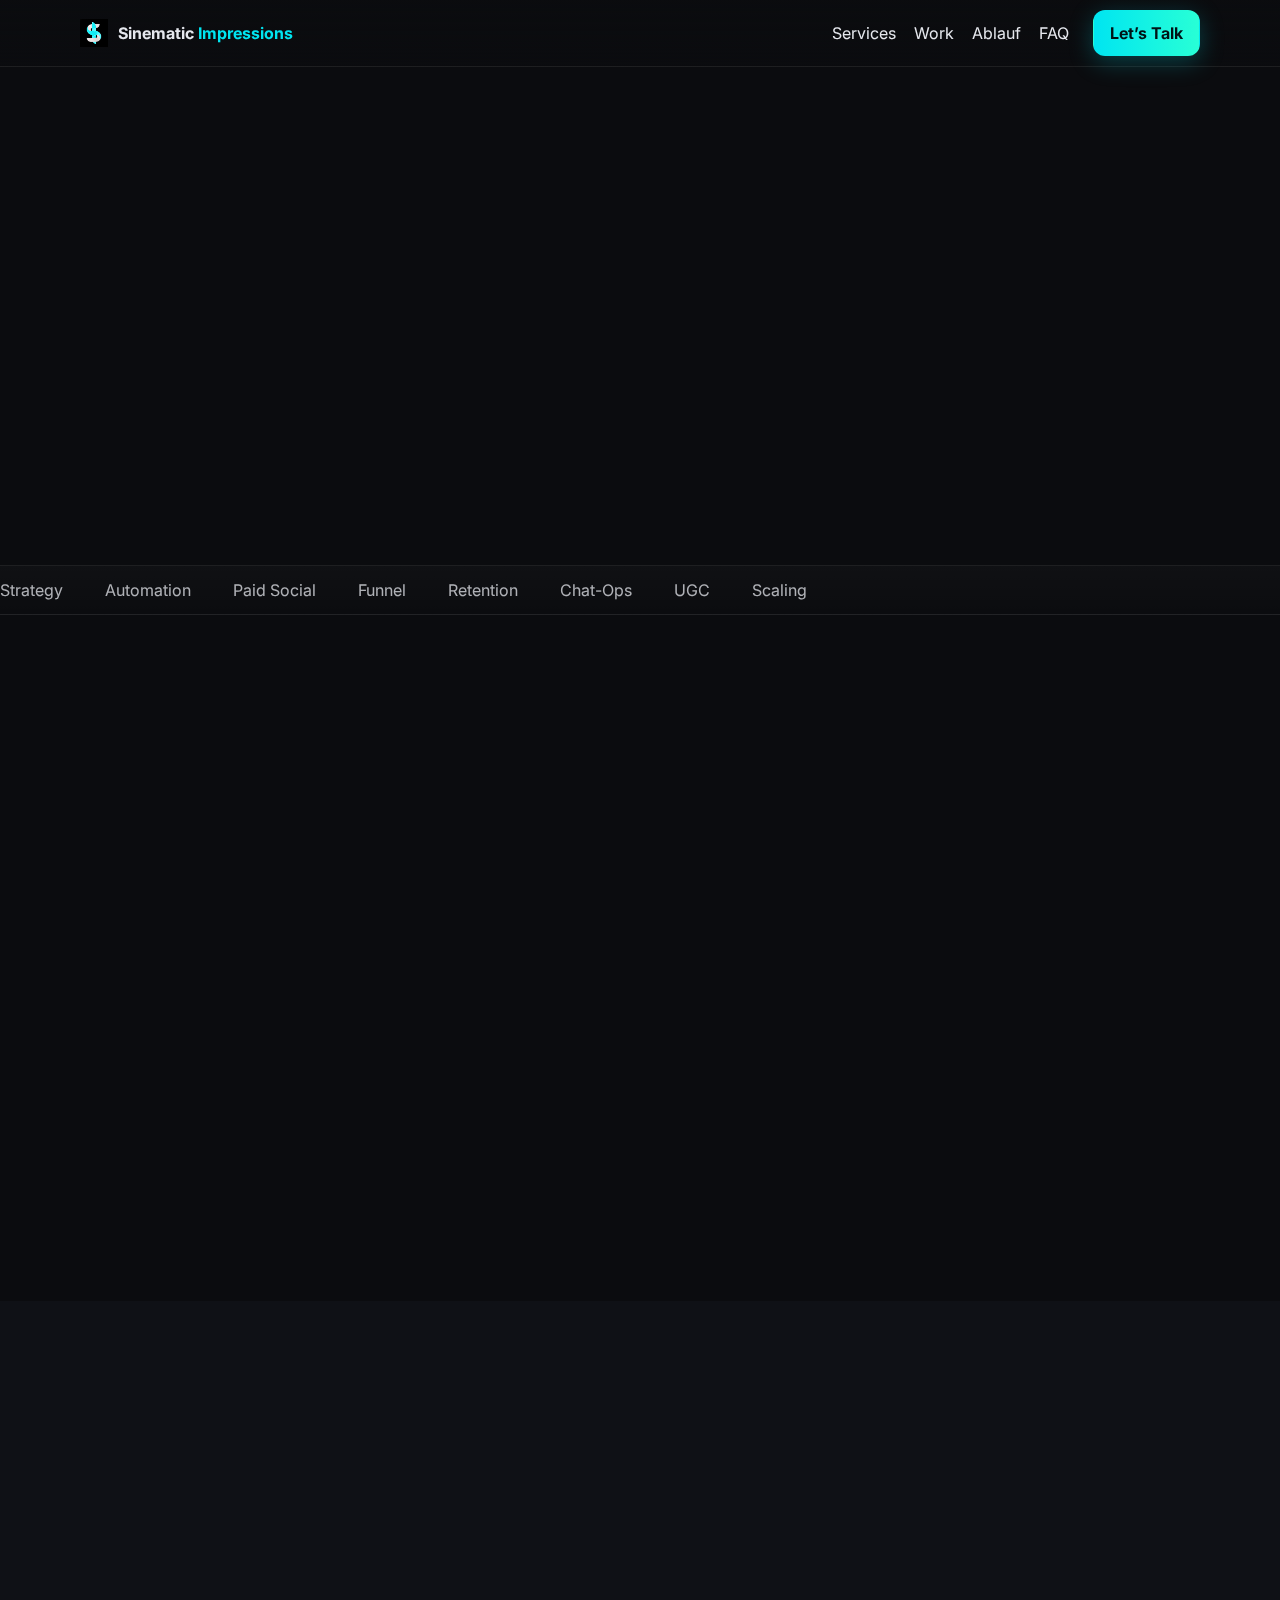
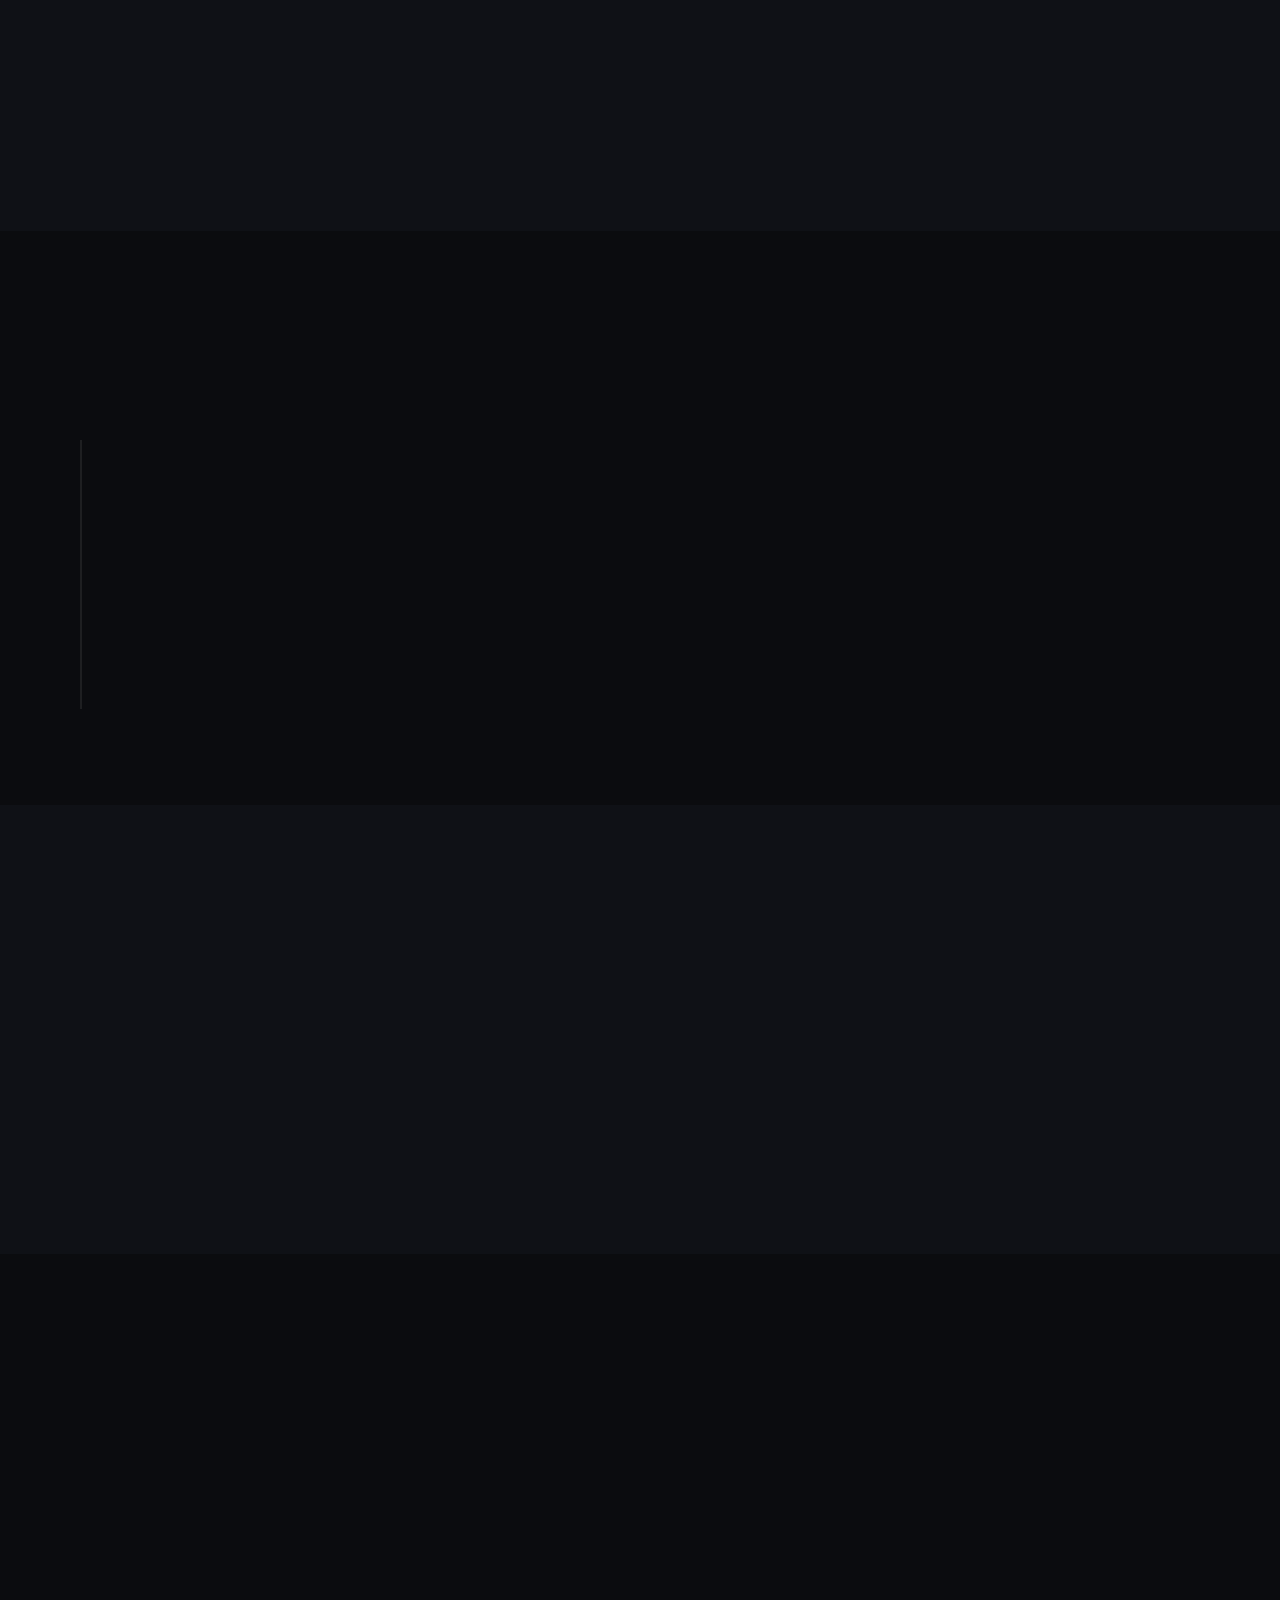
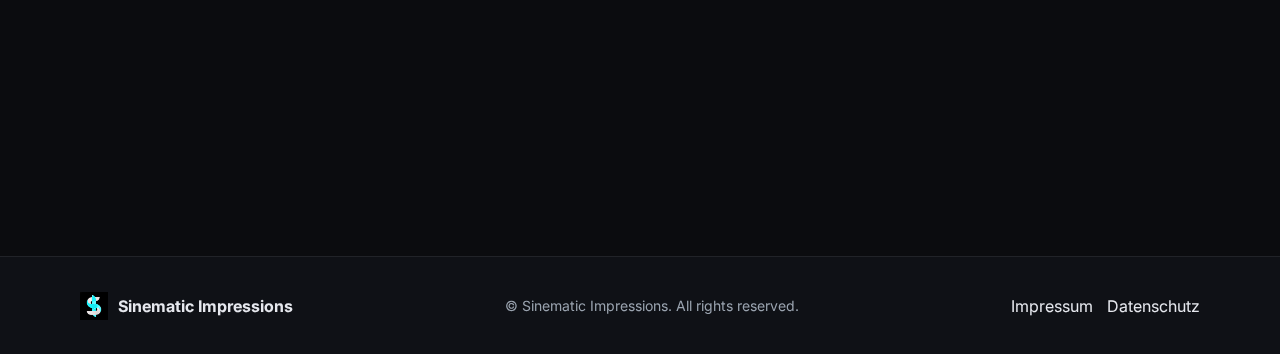
<file: index.html>
<!DOCTYPE html>
<html lang="de">
<head>
  <meta charset="UTF-8" />
  <meta name="viewport" content="width=device-width, initial-scale=1" />
  <title>Sinematic Impressions — We Build OnlyFans</title>
  <meta name="description" content="Sinematic Impressions: Social Growth & OnlyFans Management. Wir bauen Reichweite, führen Kampagnen und maximieren Creator-Umsätze." />
  <link rel="preconnect" href="https://fonts.googleapis.com">
  <link rel="preconnect" href="https://fonts.gstatic.com" crossorigin>
  <link href="https://fonts.googleapis.com/css2?family=Inter:wght@300;400;500;600;700;800;900&display=swap" rel="stylesheet">
  <link rel="stylesheet" href="style.css" />
  <link rel="icon" href="favicon.svg" type="image/svg+xml">
</head>
<body>
  <header class="site-header">
    <div class="container nav">
      <a href="#top" class="brand">
        <img src="logo-mark.png" alt="Sinematic Impressions Logo" class="brand-mark" />
        <span class="brand-name">Sinematic <span>Impressions</span></span>
      </a>
      <nav class="nav-links" id="nav-links">
        <a href="#services">Services</a>
        <a href="#work">Work</a>
        <a href="#process">Ablauf</a>
        <a href="#faq">FAQ</a>
        <a href="#contact" class="btn btn-accent">Let’s Talk</a>
      </nav>
      <button class="hamburger" id="hamburger" aria-label="Menü öffnen">
        <span></span><span></span><span></span>
      </button>
    </div>
  </header>

  <main id="top">
    <!-- HERO -->
    <section class="hero section">
      <div class="container grid-2">
        <div class="hero-copy">
          <p class="eyebrow reveal">OnlyFans & Social Growth</p>
          <h1 class="reveal delay-1">
            We turn <span class="grad-text">Attention</span> into <span class="neon">Revenue</span>
          </h1>
          <p class="muted reveal delay-2">
            Wir skalieren Creator-Accounts mit Performance-Marketing, Chat-Ops und datengetriebenen Funnels.
          </p>
          <div class="cta-row reveal delay-3">
            <a href="#contact" class="btn btn-accent">Kostenloses Erstgespräch</a>
            <a href="#work" class="btn btn-ghost">Cases ansehen</a>
          </div>

          <div class="badges reveal delay-4" aria-label="Trust badges">
            <div class="badge">
              <span class="num" data-count="7">0</span><span class="badge-label">aktive Creators</span>
            </div>
            <div class="badge">
              <span class="num" data-count="4.8">0</span><span class="badge-label">Ø Rating</span>
            </div>
            <div class="badge">
              <span class="num" data-count="5000">0</span><span class="badge-label">DMs / h</span>
            </div>
          </div>
        </div>
        <div class="hero-art reveal delay-2">
          <div class="phone-stack">
            <img src="mock-1.png" alt="Dashboard Mockup 1">
            <img src="mock-2.png" alt="Dashboard Mockup 2" class="float">
          </div>
        </div>
      </div>

      <div class="marquee" aria-hidden="true">
        <div class="track">
          <span>Strategy</span><span>Automation</span><span>Paid Social</span><span>Funnel</span>
          <span>Retention</span><span>Chat-Ops</span><span>UGC</span><span>Scaling</span>
        </div>
      </div>
    </section>

    <!-- SERVICES -->
    <section id="services" class="section">
      <div class="container">
        <div class="section-head">
          <h2 class="reveal">Was wir machen</h2>
          <p class="muted reveal delay-1">Full-Service für Wachstum: Strategie, Content, Paid & Chat.</p>
        </div>
        <div class="cards">
          <article class="card reveal">
            <img src="icon-growth.svg" alt="" class="icon">
            <h3>Account-Growth</h3>
            <p>Positionierung, Content-Plan & Wachstumshebeln – datenbasiert & schnell testbar.</p>
            <ul>
              <li>Content & Bio-Optimization</li>
              <li>Collabs & Cross-Promo</li>
              <li>Analytics & Experimente</li>
            </ul>
          </article>
          <article class="card reveal delay-1">
            <img src="icon-ads.svg" alt="" class="icon">
            <h3>Paid Social</h3>
            <p>Messbares Wachstum über Ads & Creatives. Fokus auf CPA & LTV.</p>
            <ul>
              <li>Multi-Platform (IG/TikTok/X)</li>
              <li>Creative Engine</li>
              <li>Attribution & Reporting</li>
            </ul>
          </article>
          <article class="card reveal delay-2">
            <img src="icon-chat.svg" alt="" class="icon">
            <h3>Chat-Operations</h3>
            <p>High-Velocity DMs mit Guidelines, Scripten & QA für maximale Conversion.</p>
            <ul>
              <li>24/7 Coverage</li>
              <li>Playbooks & QA</li>
              <li>Retention & Upsell</li>
            </ul>
          </article>
        </div>
      </div>
    </section>

    <!-- WORK -->
    <section id="work" class="section alt">
      <div class="container">
        <div class="section-head">
          <h2 class="reveal">Cases</h2>
          <p class="muted reveal delay-1">Ein kleiner Auszug – mehr im Call.</p>
        </div>

        <div class="work-grid">
          <a class="work-card reveal" href="#" aria-label="Case 1">
            <img src="case-1.svg" alt="Case 1" />
            <div class="work-meta">
              <span>+143% Umsatz</span>
              <h3>Creator A — 3 Monate</h3>
            </div>
          </a>
          <a class="work-card reveal delay-1" href="#" aria-label="Case 2">
            <img src="case-2.svg" alt="Case 2" />
            <div class="work-meta">
              <span>CPA −37%</span>
              <h3>Creator B — Paid Scaling</h3>
            </div>
          </a>
          <a class="work-card reveal delay-2" href="#" aria-label="Case 3">
            <img src="case-3.svg" alt="Case 3" />
            <div class="work-meta">
              <span>+68% ARPPU</span>
              <h3>Creator C — Chat-Ops</h3>
            </div>
          </a>
        </div>
      </div>
    </section>

    <!-- PROCESS -->
    <section id="process" class="section">
      <div class="container">
        <div class="section-head">
          <h2 class="reveal">So arbeiten wir</h2>
          <p class="muted reveal delay-1">Klarer Ablauf. Schnelle Sprints. Messbare Ergebnisse.</p>
        </div>
        <ol class="timeline">
          <li class="reveal">
            <span class="dot"></span>
            <h3>Audit & Ziele</h3>
            <p>Quick-Audit & Zielbild. Wir definieren KPIs und Roadmap.</p>
          </li>
          <li class="reveal delay-1">
            <span class="dot"></span>
            <h3>Setup & Sprint</h3>
            <p>Setup von Tracking, Playbooks, Content & Paid. Sprint 0.</p>
          </li>
          <li class="reveal delay-2">
            <span class="dot"></span>
            <h3>Scale & QA</h3>
            <p>Scaling, A/B-Tests und wöchentliche Reviews mit klaren Learnings.</p>
          </li>
        </ol>
      </div>
    </section>

    <!-- FAQ -->
    <section id="faq" class="section alt">
      <div class="container">
        <div class="section-head">
          <h2 class="reveal">FAQ</h2>
        </div>

        <details class="faq-item reveal">
          <summary>Mit welchen Creators arbeitet ihr?</summary>
          <p>Wir arbeiten mit ambitionierten Creators, die klare Ziele haben und bereit sind, Prozesse umzusetzen.</p>
        </details>
        <details class="faq-item reveal delay-1">
          <summary>Wie schnell gibt es Ergebnisse?</summary>
          <p>Erste Effekte meist in 2–4 Wochen (abhängig von Setup und Budget).</p>
        </details>
        <details class="faq-item reveal delay-2">
          <summary>Welche Laufzeiten?</summary>
          <p>Flexibel. Meist 12-Monatssprints, monatlich kündbar danach.</p>
        </details>
      </div>
    </section>

    <!-- CONTACT -->
    <section id="contact" class="section">
      <div class="container grid-2">
        <div class="reveal">
          <h2>Let’s talk.</h2>
          <p class="muted">Kurzformular ausfüllen – wir melden uns binnen 24h.</p>

          <!-- Neues Formular mit Formspree -->
          <form class="contact-form" action="https://formspree.io/f/xjkodvpg" method="POST">
            <input type="text" name="_honey" style="display:none">
            
            <label>Dein Name
              <input required name="name" type="text" placeholder="Vorname Nachname">
            </label>

            <label>E-Mail
              <input required name="email" type="email" placeholder="you@mail.com">
            </label>

            <label>Nachricht
              <textarea name="message" rows="4" placeholder="Worum geht’s?"></textarea>
            </label>

            <input type="hidden" name="_subject" value="Neue Anfrage über sinematicimpressions.com">

            <button class="btn btn-accent" type="submit">Absenden</button>
          </form>
        </div>
        <div class="reveal delay-1">
          <div class="reach">
            <h3>Kontakt</h3>
            <ul>
              <li><strong>E-Mail:</strong> business@sinematicimpressions.com</li>
              <li><strong>Standort:</strong> AT • Remote</li>
            </ul>
            <div class="socials">
              <a href="#" aria-label="Instagram" class="soc">IG</a>
              <a href="#" aria-label="X" class="soc">X</a>
              <a href="#" aria-label="Telegram" class="soc">TG</a>
            </div>
          </div>
        </div>
      </div>
    </section>

  </main>

  <footer class="site-footer">
    <div class="container foot">
      <a href="#top" class="brand foot-brand">
        <img src="logo-mark.png" alt="" class="brand-mark" />
        <span>Sinematic Impressions</span>
      </a>
      <p class="muted small">© <span id="y"></span> Sinematic Impressions. All rights reserved.</p>
      <div class="foot-links">
        <a href="legal.html#impressum">Impressum</a>
        <a href="legal.html#datenschutz">Datenschutz</a>
      </div>
    </div>
  </footer>

  <script src="script.js"></script>
</body>
</html>
</file>
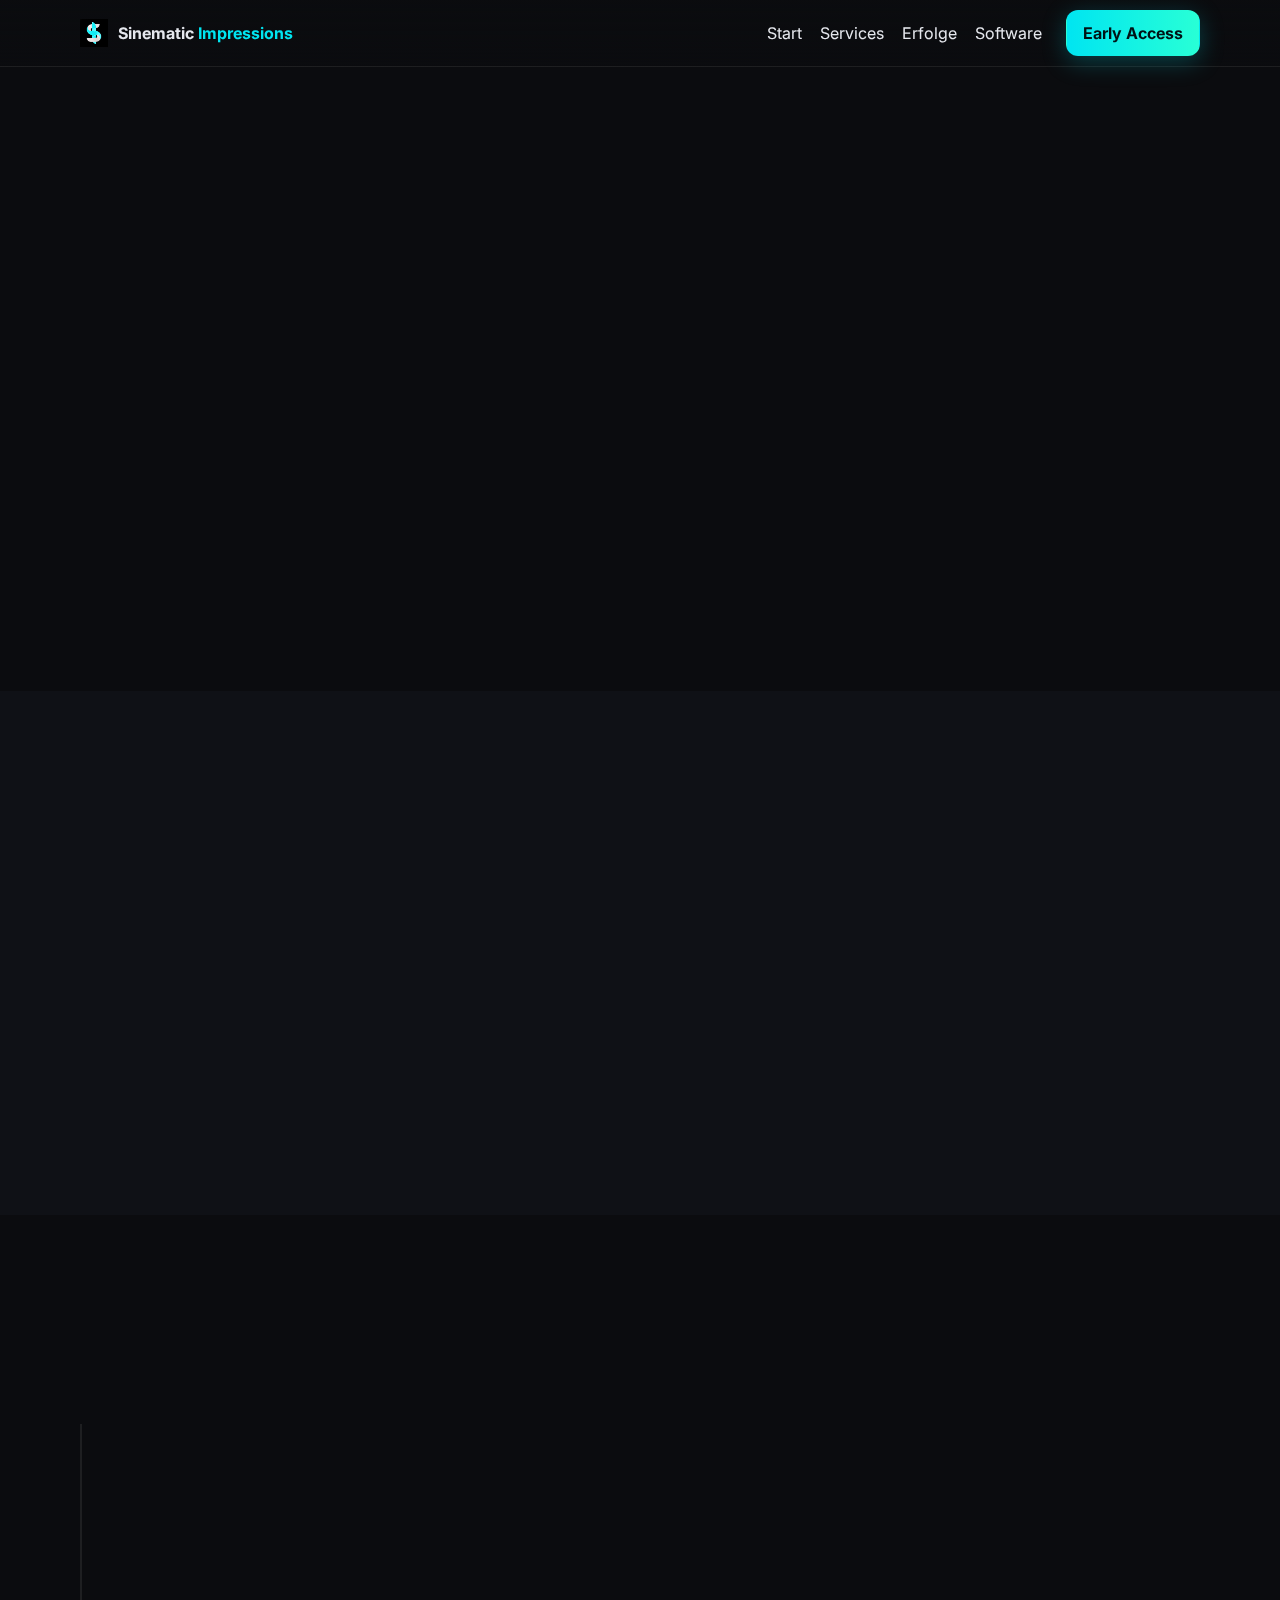
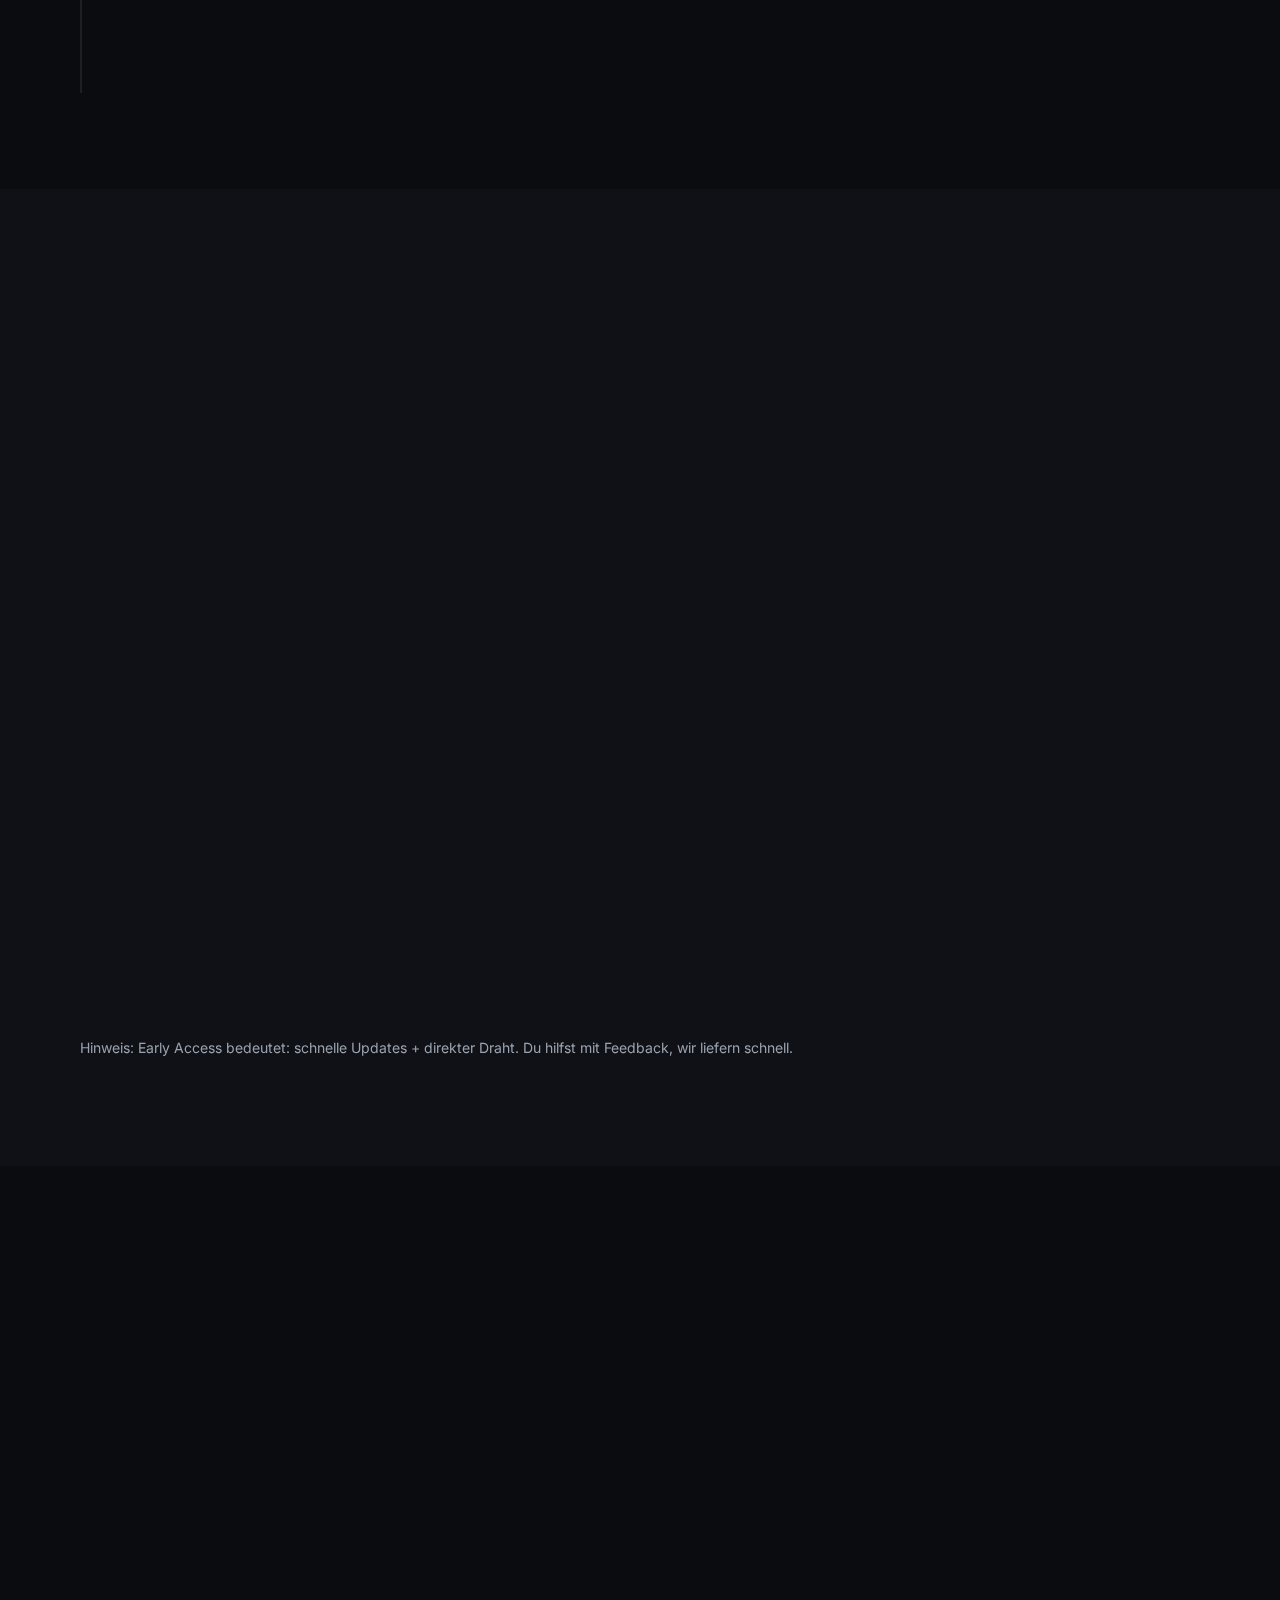
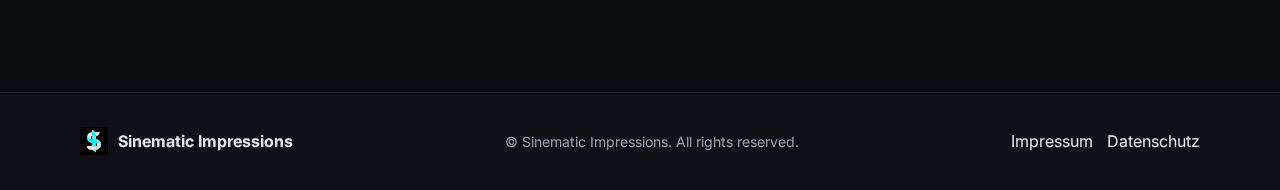
<file: ai.html>
<!DOCTYPE html>
<html lang="de">
<head>
  <meta charset="UTF-8" />
  <meta name="viewport" content="width=device-width, initial-scale=1" />

  <title>Creator AI Assistant – Sinematic Impressions</title>
  <meta name="description" content="Creator AI Assistant: bessere DMs, Follow-ups und Content-Ideen – clean, schnell und im eigenen Stil. Für Creators & Agencies." />
  <meta name="robots" content="index,follow" />
  <link rel="canonical" href="https://sinematicimpressions.com/ai.html" />

  <link rel="preconnect" href="https://fonts.googleapis.com">
  <link rel="preconnect" href="https://fonts.gstatic.com" crossorigin>
  <link href="https://fonts.googleapis.com/css2?family=Inter:wght@300;400;500;600;700;800;900&display=swap" rel="stylesheet">

  <link rel="stylesheet" href="style.css" />
  <link rel="icon" href="favicon.svg" type="image/svg+xml">
</head>
<body id="top">
  <header class="site-header">
    <div class="container nav">
      <a href="/" class="brand">
        <img src="logo-mark.png" alt="Sinematic Impressions Logo" class="brand-mark" />
        <span class="brand-name">Sinematic <span>Impressions</span></span>
      </a>

      <button class="hamburger" id="hamburger" aria-label="Menü öffnen" aria-controls="nav-links" aria-expanded="false">
        <span></span><span></span><span></span>
      </button>

      <nav class="nav-links" id="nav-links">
        <a href="/">Start</a>
        <a href="/#services">Services</a>
        <a href="/#work">Erfolge</a>
        <a href="/ai.html" aria-current="page">Software</a>
        <a href="#waitlist" class="btn btn-accent">Early Access</a>
      </nav>
    </div>
  </header>

  <main>
    <!-- HERO -->
    <section class="hero section product-hero">
      <div class="hero-bg" aria-hidden="true">
        <div class="blob b1"></div>
        <div class="blob b2"></div>
        <div class="blob b3"></div>
        <div class="grain"></div>
      </div>

      <div class="container grid-2">
        <div class="hero-copy">
          <p class="eyebrow reveal">Creator AI Assistant (Windows .exe)</p>
          <h1 class="reveal delay-1">
            Schreib schneller <span class="grad-text">bessere DMs</span> – und verkauf mehr.
          </h1>
          <p class="muted reveal delay-2">
            Für Creators und Agencies: KI-Vorschläge für Antworten, Follow-ups, Content-Ideen und Preisvorschläge – clean,
            in deinem Stil, ohne Chaos.
          </p>

          <div class="pill-row reveal delay-3">
            <span class="pill">Antworten in Sekunden</span>
            <span class="pill">Follow-ups nicht vergessen</span>
            <span class="pill">Fans taggen & filtern</span>
            <span class="pill">Team-Modus</span>
          </div>

          <div class="cta-row reveal delay-3" style="margin-top:18px">
            <a href="#waitlist" class="btn btn-accent">Early Access sichern</a>
            <a href="/#contact" class="btn btn-ghost">Kurz sprechen</a>
          </div>

          <div class="note reveal delay-4" style="margin-top:18px">
            <strong>Wichtig:</strong> Das Tool <strong>sendet nichts automatisch</strong>. Es gibt dir schnelle,
            gute Vorschläge – du entscheidest, was rausgeht.
          </div>
        </div>

        <div class="hero-art reveal delay-2">
          <div class="card product-mini">
            <h3>Was du bekommst</h3>
            <p class="muted small">Ein Copilot für den Alltag – nicht nur ein Dashboard.</p>
            <ul class="checklist">
              <li>DM-Antworten (freundlich / flirty / sales)</li>
              <li>Follow-up Vorschläge für inaktive Fans</li>
              <li>Content-Ideen + Caption + CTA</li>
              <li>Preisvorschläge für Custom Content</li>
              <li>Tags: VIP, High-Spender, Custom, Neu, Inaktiv</li>
              <li>Agency-Mode: Rollen, QA, Skripte</li>
            </ul>
          </div>
        </div>
      </div>
    </section>

    <!-- FEATURES -->
    <section class="section alt">
      <div class="container">
        <div class="section-head">
          <h2 class="reveal">Einfach. Clean. Effektiv.</h2>
          <p class="muted reveal delay-1">Drei Dinge, die sofort spürbar sind.</p>
        </div>

        <div class="cards">
          <article class="card reveal">
            <h3>DM Copilot</h3>
            <p>Du bekommst sofort 3–5 Vorschläge. Du klickst an, passt kurz an, fertig.</p>
            <ul>
              <li>Ton-Optionen: clean, freundlich, sales</li>
              <li>„Kürzer / klarer / mehr Sales“</li>
              <li>Schutz vor cringe Antworten</li>
            </ul>
          </article>

          <article class="card reveal delay-1">
            <h3>Follow-ups & Wiedervorlagen</h3>
            <p>Kein Fan geht mehr „unter“. Du weißt, wen du wann anschreiben solltest.</p>
            <ul>
              <li>Inaktiv seit 7/14/30 Tagen</li>
              <li>„Hat geöffnet, nicht gekauft“</li>
              <li>Reaktivierung ohne Spam</li>
            </ul>
          </article>

          <article class="card reveal delay-2">
            <h3>Content Engine</h3>
            <p>Tägliche Ideen, die du wirklich posten kannst – plus Hook, Caption und CTA.</p>
            <ul>
              <li>Formate: Story, Reel, Post</li>
              <li>Ideen nach Ziel: Reichweite oder Sales</li>
              <li>Batch-Planung für 7 Tage</li>
            </ul>
          </article>
        </div>
      </div>
    </section>

    <!-- HOW IT WORKS -->
    <section class="section">
      <div class="container">
        <div class="section-head">
          <h2 class="reveal">So läuft’s ab</h2>
          <p class="muted reveal delay-1">In 3 Schritten startklar.</p>
        </div>

        <ol class="timeline">
          <li class="reveal">
            <span class="dot" aria-hidden="true"></span>
            <h3>Setup (10 Minuten)</h3>
            <p>Du stellst Ton, Grenzen und Ziele ein. (z. B. „clean, kein cringe, mehr Sales“)</p>
          </li>
          <li class="reveal delay-1">
            <span class="dot" aria-hidden="true"></span>
            <h3>Workflow</h3>
            <p>Du fügst Chat-Text ein → bekommst Vorschläge → wählst aus → sendest.</p>
          </li>
          <li class="reveal delay-2">
            <span class="dot" aria-hidden="true"></span>
            <h3>Wöchentliche Optimierung</h3>
            <p>Du siehst, was funktioniert, und bekommst bessere Vorlagen.</p>
          </li>
        </ol>
      </div>
    </section>

    <!-- PRICING -->
    <section class="section alt" id="pricing">
      <div class="container">
        <div class="section-head">
          <h2 class="reveal">Early Access Preise</h2>
          <p class="muted reveal delay-1">Einfach, fair, ohne Kleingedrucktes.</p>
        </div>

        <div class="pricing-grid reveal">
          <article class="price-card">
            <div class="plan">Creator</div>
            <div class="price">49€ <small>/ Monat</small></div>
            <p class="meta muted small">Für 1 Creator-Account.</p>
            <ul class="checklist">
              <li>DM Copilot</li>
              <li>Follow-up Vorschläge</li>
              <li>Content-Ideen</li>
            </ul>
            <a class="btn btn-ghost" href="#waitlist">Platz sichern</a>
          </article>

          <article class="price-card featured">
            <div class="plan">Pro</div>
            <div class="price">99€ <small>/ Monat</small></div>
            <p class="meta muted small">Mehr Vorlagen + Preisvorschläge.</p>
            <ul class="checklist">
              <li>Alles aus Creator</li>
              <li>Preisvorschläge für Customs</li>
              <li>Tags & Filter</li>
            </ul>
            <a class="btn btn-accent" href="#waitlist">Early Access sichern</a>
          </article>

          <article class="price-card">
            <div class="plan">Agency</div>
            <div class="price">ab 299€ <small>/ Monat</small></div>
            <p class="meta muted small">Team, Rollen, QA.</p>
            <ul class="checklist">
              <li>Mehrere Accounts</li>
              <li>Rollen & Freigaben</li>
              <li>Team-Skripte & QA</li>
            </ul>
            <a class="btn btn-ghost" href="#waitlist">Demo anfragen</a>
          </article>
        </div>

        <p class="muted small" style="margin-top:14px">
          Hinweis: Early Access bedeutet: schnelle Updates + direkter Draht. Du hilfst mit Feedback, wir liefern schnell.
        </p>
      </div>
    </section>

    <!-- WAITLIST -->
    <section class="section" id="waitlist">
      <div class="container grid-2">
        <div class="reveal">
          <h2>Early Access sichern</h2>
          <p class="muted">
            Schreib kurz, ob du Creator, Agency oder beides bist. Wir melden uns innerhalb von 24 Stunden.
          </p>
          <div class="pill-row">
            <span class="pill">Windows .exe</span>
            <span class="pill">Clean UI</span>
            <span class="pill">Creator + Agency</span>
          </div>
        </div>

        <div class="reveal delay-1">
          <form class="contact-form" action="https://formspree.io/f/xjkodvpg" method="POST">
            <input type="text" name="_honey" style="display:none">
            <input type="hidden" name="_subject" value="Early Access: Creator AI Assistant">

            <label>Dein Name
              <input required name="name" type="text" placeholder="Vorname Nachname">
            </label>
            <label>E-Mail
              <input required name="email" type="email" placeholder="you@mail.com">
            </label>
            <label>Nachricht
              <textarea name="message" rows="5" placeholder="Creator / Agency? Wie viele Accounts? Was ist dir am wichtigsten?"></textarea>
            </label>
            <button class="btn btn-accent" type="submit">Anfrage senden</button>
          </form>
        </div>
      </div>
    </section>
  </main>

  <footer class="site-footer">
    <div class="container foot">
      <a href="/" class="brand foot-brand">
        <img src="logo-mark.png" alt="" class="brand-mark" />
        <span>Sinematic Impressions</span>
      </a>
      <p class="muted small">© <span id="y"></span> Sinematic Impressions. All rights reserved.</p>
      <div class="foot-links">
        <a href="/legal.html#impressum">Impressum</a>
        <a href="/legal.html#datenschutz">Datenschutz</a>
      </div>
    </div>
  </footer>

  <script src="script.js"></script>
</body>
</html>
</file>
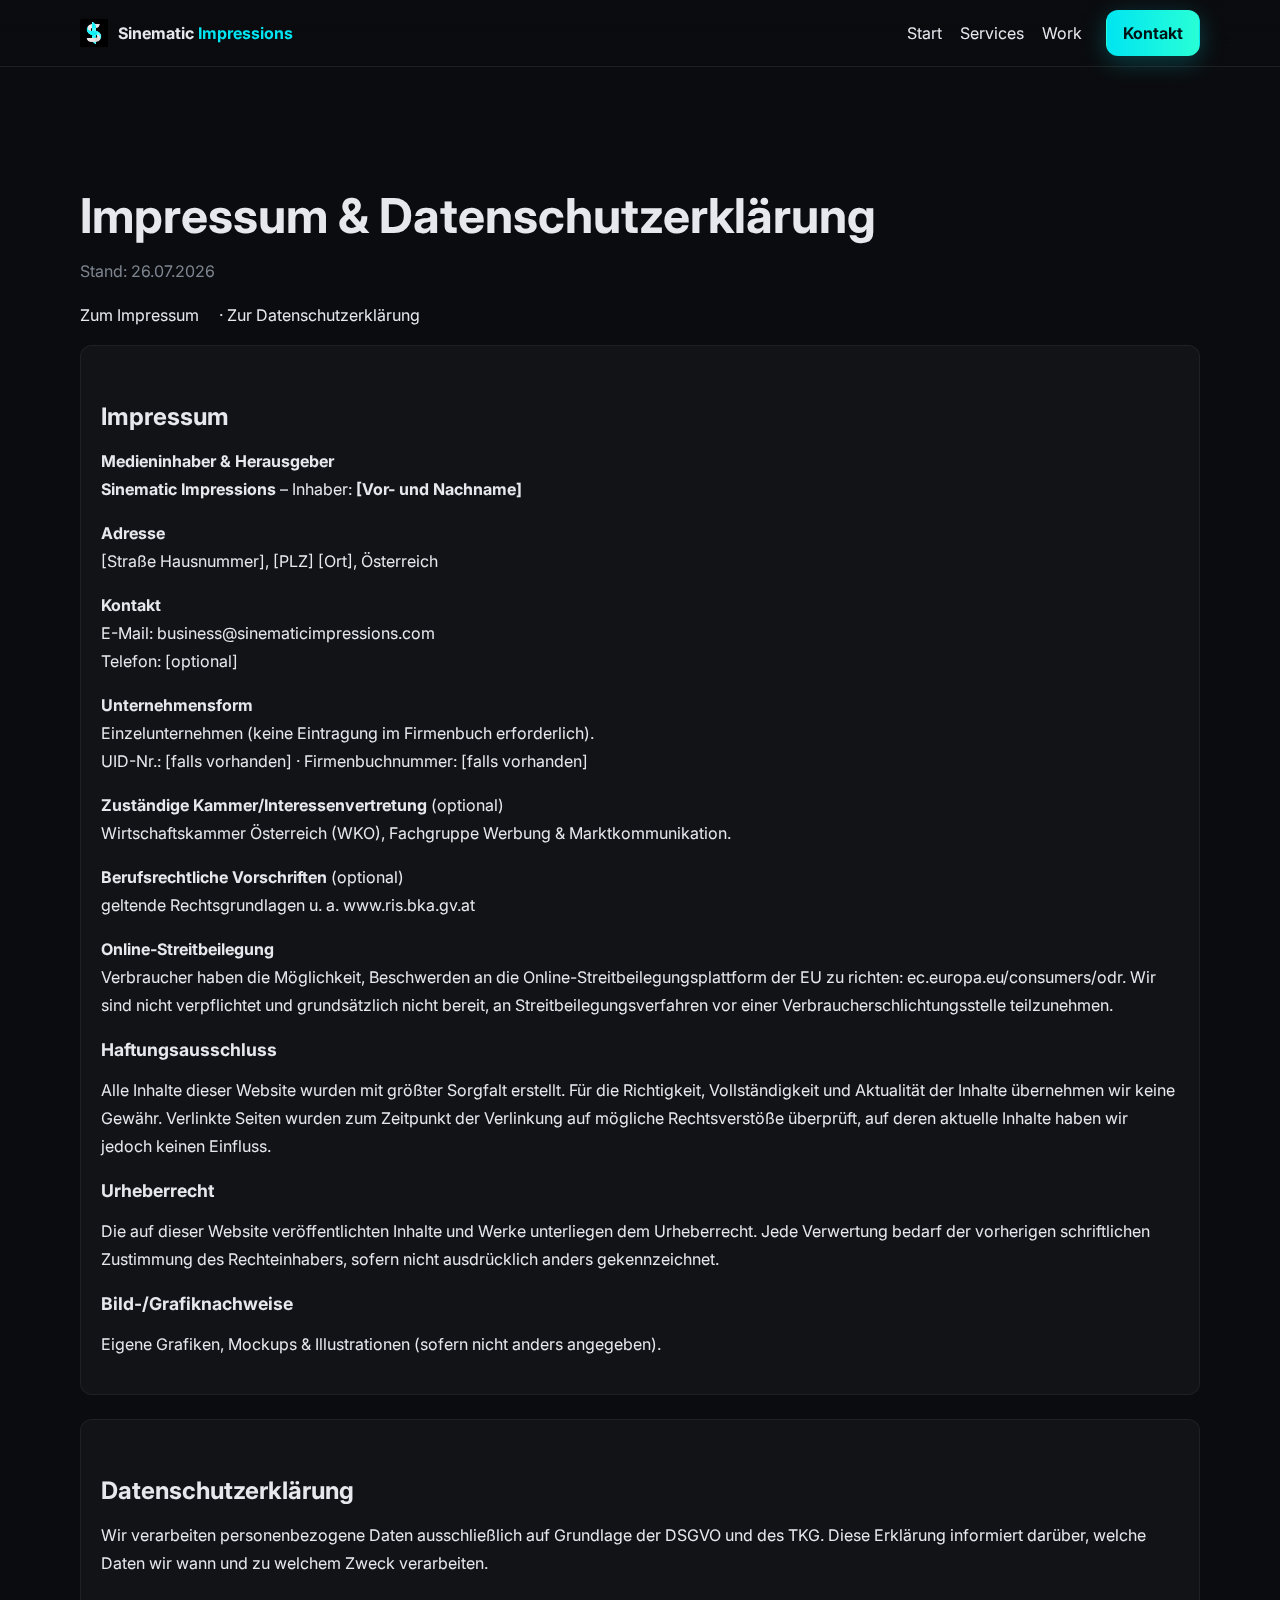
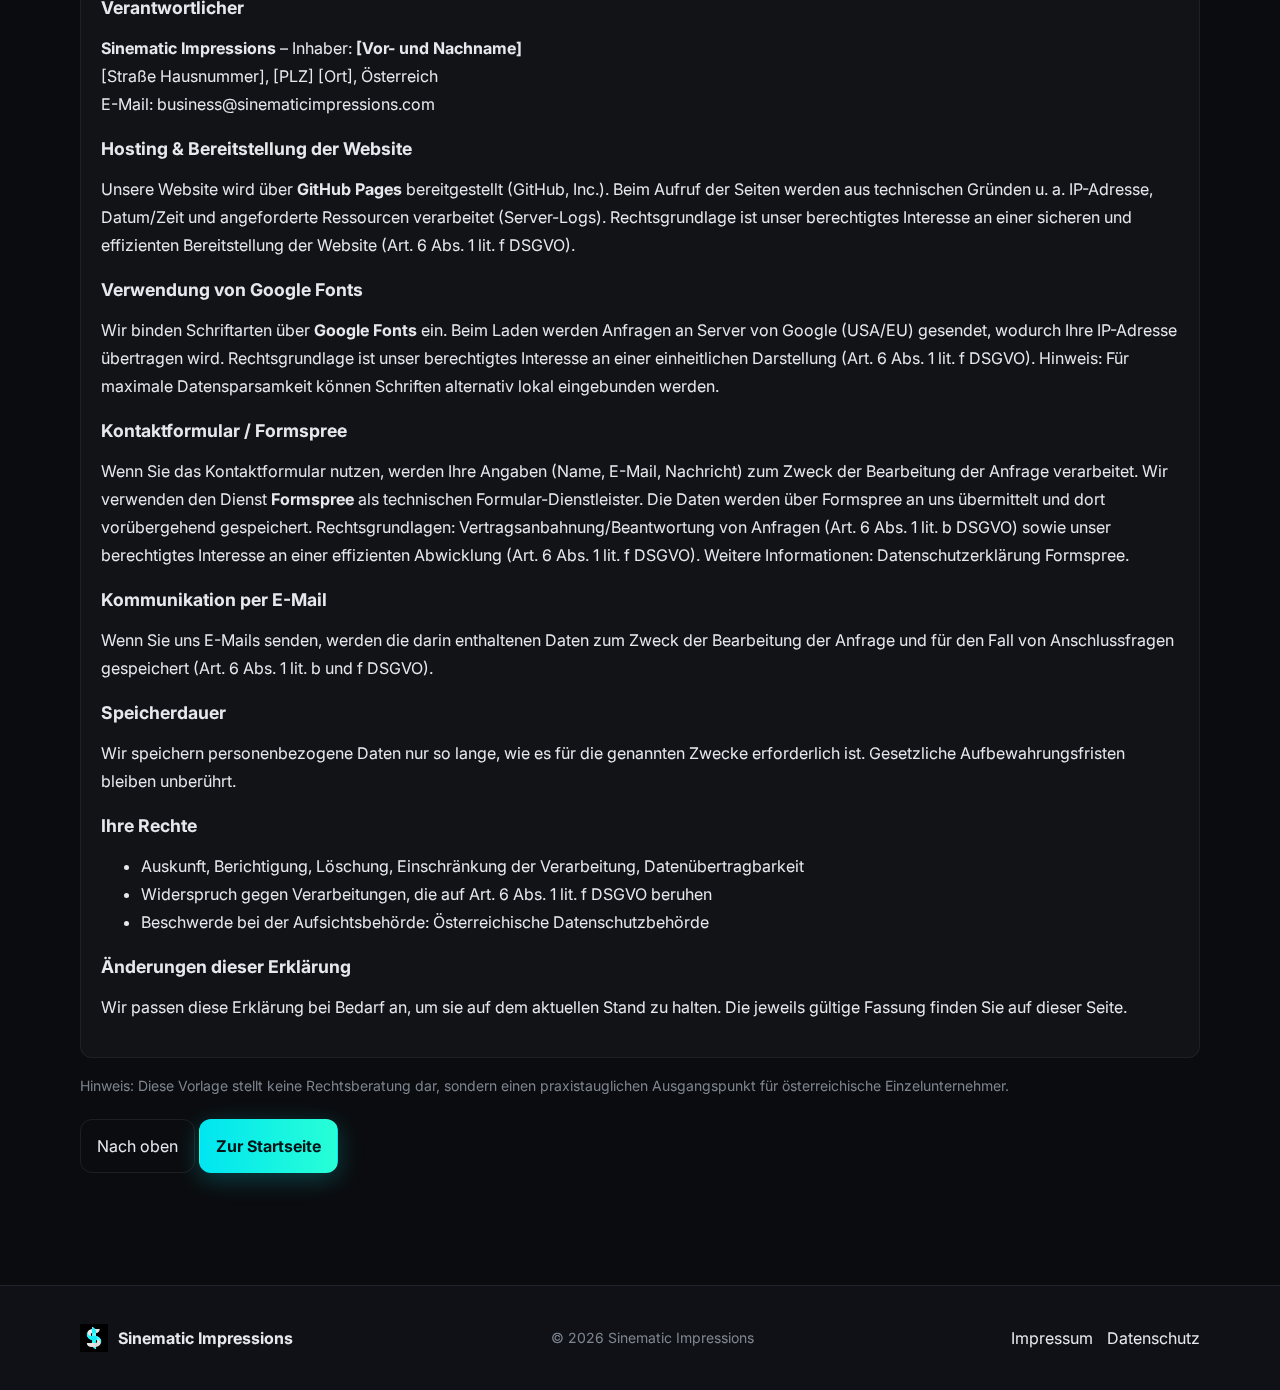
<file: legal.html>
<!DOCTYPE html>
<html lang="de">
<head>
  <meta charset="UTF-8" />
  <meta name="viewport" content="width=device-width, initial-scale=1" />
  <title>Impressum & Datenschutz – Sinematic Impressions</title>
  <meta name="robots" content="noindex" />
  <link rel="preconnect" href="https://fonts.googleapis.com">
  <link rel="preconnect" href="https://fonts.gstatic.com" crossorigin>
  <link href="https://fonts.googleapis.com/css2?family=Inter:wght@300;400;500;600;700;800;900&display=swap" rel="stylesheet">
  <link rel="stylesheet" href="style.css" />
  <link rel="icon" href="favicon.svg" type="image/svg+xml">
  <style>
    /* kleine Hilfsstyles, rest kommt aus deiner style.css */
    .legal main { padding-top: 7rem; }
    .legal h1 { font-size: clamp(2rem, 2.5vw + 1rem, 3rem); margin-bottom: .5rem; }
    .legal h2 { margin-top: 2.25rem; font-size: 1.5rem; }
    .legal h3 { margin-top: 1.25rem; font-size: 1.1rem; }
    .legal p, .legal li { line-height: 1.75; }
    .legal .muted { opacity:.8 }
    .legal .block { background: rgba(255,255,255,.03); border: 1px solid rgba(255,255,255,.06); border-radius: 12px; padding: 1.25rem 1.25rem; }
    .legal .toc a { display:inline-block; margin-right:1rem; }
    .site-header .brand { text-decoration:none }
  </style>
</head>
<body class="legal">
  <!-- Kopf wie auf der Startseite -->
  <header class="site-header">
    <div class="container nav">
      <a href="/" class="brand">
        <img src="logo-mark.png" alt="Sinematic Impressions Logo" class="brand-mark" />
        <span class="brand-name">Sinematic <span>Impressions</span></span>
      </a>
      <nav class="nav-links" id="nav-links">
        <a href="/">Start</a>
        <a href="/#services">Services</a>
        <a href="/#work">Work</a>
        <a href="/#contact" class="btn btn-accent">Kontakt</a>
      </nav>
      <button class="hamburger" id="hamburger" aria-label="Menü öffnen">
        <span></span><span></span><span></span>
      </button>
    </div>
  </header>

  <main class="section" id="top">
    <div class="container">
      <h1>Impressum &amp; Datenschutzerklärung</h1>
      <p class="muted">Stand: <span id="last-upd"></span></p>

      <p class="toc">
        <a href="#impressum">Zum Impressum</a> ·
        <a href="#datenschutz">Zur Datenschutzerklärung</a>
      </p>

      <!-- IMPRESSUM -->
      <section id="impressum" class="block">
        <h2>Impressum</h2>

        <p><strong>Medieninhaber &amp; Herausgeber</strong><br>
          <strong>Sinematic Impressions</strong> – Inhaber: <strong>[Vor- und Nachname]</strong>
        </p>

        <p><strong>Adresse</strong><br>
          [Straße Hausnummer], [PLZ] [Ort], Österreich
        </p>

        <p><strong>Kontakt</strong><br>
          E-Mail: <a href="mailto:business@sinematicimpressions.com">business@sinematicimpressions.com</a><br>
          Telefon: [optional]
        </p>

        <p><strong>Unternehmensform</strong><br>
          Einzelunternehmen (keine Eintragung im Firmenbuch erforderlich).<br>
          UID-Nr.: [falls vorhanden] · Firmenbuchnummer: [falls vorhanden]
        </p>

        <p><strong>Zuständige Kammer/Interessenvertretung</strong> (optional)<br>
          Wirtschaftskammer Österreich (WKO), Fachgruppe Werbung &amp; Marktkommunikation.
        </p>

        <p><strong>Berufsrechtliche Vorschriften</strong> (optional)<br>
          geltende Rechtsgrundlagen u. a. <a href="https://www.ris.bka.gv.at/" target="_blank" rel="noopener">www.ris.bka.gv.at</a>
        </p>

        <p><strong>Online-Streitbeilegung</strong><br>
          Verbraucher haben die Möglichkeit, Beschwerden an die Online-Streitbeilegungsplattform der EU zu richten:
          <a href="https://ec.europa.eu/consumers/odr/" target="_blank" rel="noopener">ec.europa.eu/consumers/odr</a>.
          Wir sind nicht verpflichtet und grundsätzlich nicht bereit, an Streitbeilegungsverfahren vor einer
          Verbraucherschlichtungsstelle teilzunehmen.
        </p>

        <h3>Haftungsausschluss</h3>
        <p>Alle Inhalte dieser Website wurden mit größter Sorgfalt erstellt. Für die Richtigkeit, Vollständigkeit
          und Aktualität der Inhalte übernehmen wir keine Gewähr. Verlinkte Seiten wurden zum Zeitpunkt der Verlinkung
          auf mögliche Rechtsverstöße überprüft, auf deren aktuelle Inhalte haben wir jedoch keinen Einfluss.</p>

        <h3>Urheberrecht</h3>
        <p>Die auf dieser Website veröffentlichten Inhalte und Werke unterliegen dem Urheberrecht. Jede
          Verwertung bedarf der vorherigen schriftlichen Zustimmung des Rechteinhabers, sofern nicht ausdrücklich
          anders gekennzeichnet.</p>

        <h3>Bild-/Grafiknachweise</h3>
        <p>Eigene Grafiken, Mockups &amp; Illustrationen (sofern nicht anders angegeben).</p>
      </section>

      <!-- DATENSCHUTZ -->
      <section id="datenschutz" class="block" style="margin-top:1.5rem">
        <h2>Datenschutzerklärung</h2>

        <p>Wir verarbeiten personenbezogene Daten ausschließlich auf Grundlage der DSGVO und des TKG.
           Diese Erklärung informiert darüber, welche Daten wir wann und zu welchem Zweck verarbeiten.</p>

        <h3>Verantwortlicher</h3>
        <p><strong>Sinematic Impressions</strong> – Inhaber: <strong>[Vor- und Nachname]</strong><br>
           [Straße Hausnummer], [PLZ] [Ort], Österreich<br>
           E-Mail: <a href="mailto:business@sinematicimpressions.com">business@sinematicimpressions.com</a>
        </p>

        <h3>Hosting & Bereitstellung der Website</h3>
        <p>Unsere Website wird über <strong>GitHub Pages</strong> bereitgestellt (GitHub, Inc.). Beim Aufruf der
           Seiten werden aus technischen Gründen u. a. IP-Adresse, Datum/Zeit und angeforderte Ressourcen verarbeitet
           (Server-Logs). Rechtsgrundlage ist unser berechtigtes Interesse an einer sicheren und effizienten
           Bereitstellung der Website (Art. 6 Abs. 1 lit. f DSGVO).</p>

        <h3>Verwendung von Google Fonts</h3>
        <p>Wir binden Schriftarten über <strong>Google Fonts</strong> ein. Beim Laden werden Anfragen an Server von
           Google (USA/EU) gesendet, wodurch Ihre IP-Adresse übertragen wird. Rechtsgrundlage ist unser berechtigtes
           Interesse an einer einheitlichen Darstellung (Art. 6 Abs. 1 lit. f DSGVO). Hinweis: Für maximale
           Datensparsamkeit können Schriften alternativ lokal eingebunden werden.</p>

        <h3>Kontaktformular / Formspree</h3>
        <p>Wenn Sie das Kontaktformular nutzen, werden Ihre Angaben (Name, E-Mail, Nachricht) zum Zweck der
           Bearbeitung der Anfrage verarbeitet. Wir verwenden den Dienst <strong>Formspree</strong> als technischen
           Formular-Dienstleister. Die Daten werden über Formspree an uns übermittelt und dort vorübergehend
           gespeichert. Rechtsgrundlagen: Vertragsanbahnung/Beantwortung von Anfragen (Art. 6 Abs. 1 lit. b DSGVO)
           sowie unser berechtigtes Interesse an einer effizienten Abwicklung (Art. 6 Abs. 1 lit. f DSGVO).
           Weitere Informationen: <a href="https://formspree.io/legal/privacy-policy" target="_blank" rel="noopener">
           Datenschutzerklärung Formspree</a>.</p>

        <h3>Kommunikation per E-Mail</h3>
        <p>Wenn Sie uns E-Mails senden, werden die darin enthaltenen Daten zum Zweck der Bearbeitung der
           Anfrage und für den Fall von Anschlussfragen gespeichert (Art. 6 Abs. 1 lit. b und f DSGVO).</p>

        <h3>Speicherdauer</h3>
        <p>Wir speichern personenbezogene Daten nur so lange, wie es für die genannten Zwecke erforderlich ist.
           Gesetzliche Aufbewahrungsfristen bleiben unberührt.</p>

        <h3>Ihre Rechte</h3>
        <ul>
          <li>Auskunft, Berichtigung, Löschung, Einschränkung der Verarbeitung, Datenübertragbarkeit</li>
          <li>Widerspruch gegen Verarbeitungen, die auf Art. 6 Abs. 1 lit. f DSGVO beruhen</li>
          <li>Beschwerde bei der Aufsichtsbehörde: <a href="https://www.dsb.gv.at/" target="_blank" rel="noopener">
              Österreichische Datenschutzbehörde</a></li>
        </ul>

        <h3>Änderungen dieser Erklärung</h3>
        <p>Wir passen diese Erklärung bei Bedarf an, um sie auf dem aktuellen Stand zu halten.
           Die jeweils gültige Fassung finden Sie auf dieser Seite.</p>
      </section>

      <p style="margin-top:1rem" class="muted small">
        Hinweis: Diese Vorlage stellt keine Rechtsberatung dar, sondern einen praxistauglichen Ausgangspunkt
        für österreichische Einzelunternehmer.
      </p>

      <p style="margin-top:1.25rem">
        <a class="btn btn-ghost" href="#top">Nach oben</a>
        <a class="btn btn-accent" href="/">Zur Startseite</a>
      </p>
    </div>
  </main>

  <footer class="site-footer">
    <div class="container foot">
      <a href="/" class="brand foot-brand">
        <img src="logo-mark.png" alt="" class="brand-mark" />
        <span>Sinematic Impressions</span>
      </a>
      <p class="muted small">© <span id="y"></span> Sinematic Impressions</p>
      <div class="foot-links">
        <a href="#impressum">Impressum</a>
        <a href="#datenschutz">Datenschutz</a>
      </div>
    </div>
  </footer>

  <script>
    // Jahr + Datum
    document.getElementById('y').textContent = new Date().getFullYear();
    const d = new Date();
    document.getElementById('last-upd').textContent =
      d.toLocaleDateString('de-AT', { day:'2-digit', month:'2-digit', year:'numeric' });

    // Burger-Menü wie auf Startseite
    const burger = document.getElementById('hamburger');
    const links = document.getElementById('nav-links');
    if (burger){
      burger.addEventListener('click', ()=>{
        links.style.display = links.style.display === 'flex' ? 'none' : 'flex';
        links.classList.toggle('open');
      });
    }
  </script>
</body>
</html>
</file>
<file: style.css>
:root{
  --bg:#0b0c0f;
  --bg-alt:#0f1116;
  --text:#e6e8ee;
  --muted:#9aa3af;
  --accent:#00e5f1;
  --accent-2:#b8fbff;
  --card:#0c111b;
  --stroke:rgba(255,255,255,.08);
  --shadow:0 10px 30px rgba(0,0,0,.5);
}
*{box-sizing:border-box}
html,body{margin:0;padding:0;background:var(--bg);color:var(--text);font-family:Inter,system-ui,Segoe UI,Roboto,Helvetica,Arial,sans-serif;scroll-behavior:smooth}
img{max-width:100%;display:block}
a{color:inherit;text-decoration:none}
.container{width:min(1120px,92%);margin-inline:auto}
.section{padding:96px 0;position:relative}
.section.alt{background:var(--bg-alt)}
.section-head{margin-bottom:28px}
h1{font-size:clamp(36px,6vw,64px);line-height:1.05;margin:12px 0 12px}
h2{font-size:clamp(28px,4.5vw,40px);margin:0 0 6px}
h3{margin:0 0 6px}
.muted{color:var(--muted)}
.small{font-size:.875rem}

.site-header{position:sticky;top:0;z-index:50;background:linear-gradient(180deg,#0b0c0fe6,#0b0c0f99 60%,transparent);backdrop-filter:saturate(1.1) blur(8px);border-bottom:1px solid var(--stroke)}
.nav{display:flex;align-items:center;justify-content:space-between;padding:10px 0}
.brand{display:flex;align-items:center;gap:10px;font-weight:700}
.brand-name span{color:var(--accent)}
.brand-mark{width:28px;height:28px}
.nav-links{display:flex;align-items:center;gap:18px}
.nav-links .btn{margin-left:6px}
.hamburger{display:none;position:relative;width:42px;height:38px;background:transparent;border:1px solid var(--stroke);border-radius:10px}
.hamburger span{position:absolute;left:9px;right:9px;height:2px;background:#fff;transition:.25s}
.hamburger span:nth-child(1){top:11px}
.hamburger span:nth-child(2){top:18px}
.hamburger span:nth-child(3){top:25px}

.btn{display:inline-flex;align-items:center;gap:10px;border:1px solid var(--stroke);padding:12px 16px;border-radius:12px;transition:.25s;cursor:pointer}
.btn:hover{transform:translateY(-1px)}
.btn-ghost{background:transparent}
.btn-accent{background:linear-gradient(90deg,var(--accent),#28ffd6);color:#001316;border-color:transparent;font-weight:700;box-shadow:0 6px 24px rgba(0,229,241,.25)}

.grid-2{display:grid;grid-template-columns:1.1fr .9fr;gap:44px;align-items:center}
@media (max-width:900px){.grid-2{grid-template-columns:1fr}.nav-links{display:none}.hamburger{display:block}}

.hero{padding-top:40px}
.eyebrow{letter-spacing:.18em;text-transform:uppercase;color:var(--accent);font-weight:700}
.grad-text{background:linear-gradient(90deg,var(--accent),var(--accent-2));-webkit-background-clip:text;background-clip:text;color:transparent}
.neon{color:var(--accent);text-shadow:0 0 18px rgba(0,229,241,.35)}
.cta-row{display:flex;gap:12px;margin-top:12px;flex-wrap:wrap}

.badges{display:flex;gap:20px;margin-top:26px;flex-wrap:wrap}
.badge{display:flex;align-items:baseline;gap:8px;padding:10px 14px;border:1px solid var(--stroke);border-radius:14px;background:linear-gradient(180deg,rgba(255,255,255,.02),transparent)}
.badge .num{font-weight:800;font-size:1.25rem;color:var(--accent)}

.phone-stack{position:relative;isolation:isolate}
.phone-stack img{width:100%;max-width:420px;border-radius:18px;border:1px solid var(--stroke);box-shadow:var(--shadow)}
.phone-stack .float{position:absolute;right:-40px;bottom:-30px;transform:rotate(-3deg)}
@media (max-width:900px){.phone-stack .float{right:-10px;bottom:-20px}}

.marquee{overflow:hidden;border-top:1px solid var(--stroke);border-bottom:1px solid var(--stroke);margin-top:48px;background:linear-gradient(180deg,rgba(255,255,255,.02),transparent)}
.marquee .track{display:flex;gap:42px;padding:14px 0;animation:marquee 18s linear infinite}
.marquee span{opacity:.75}
@keyframes marquee{from{transform:translateX(0)}to{transform:translateX(-50%)}}

.cards{display:grid;grid-template-columns:repeat(3,1fr);gap:24px}
@media (max-width:1000px){.cards{grid-template-columns:1fr 1fr}}
@media (max-width:700px){.cards{grid-template-columns:1fr}}
.card{background:linear-gradient(180deg,rgba(255,255,255,.03),rgba(255,255,255,.01));border:1px solid var(--stroke);border-radius:16px;padding:22px;box-shadow:var(--shadow);transition:.3s}
.card:hover{transform:translateY(-4px);box-shadow:0 16px 40px rgba(0,0,0,.55)}
.card .icon{width:38px;margin-bottom:8px;filter:drop-shadow(0 0 8px rgba(0,229,241,.35))}
.card ul{margin:10px 0 0 18px;padding:0}
.card li{margin:6px 0}

.work-grid{display:grid;grid-template-columns:repeat(3,1fr);gap:22px}
@media (max-width:1000px){.work-grid{grid-template-columns:1fr 1fr}}
@media (max-width:700px){.work-grid{grid-template-columns:1fr}}
.work-card{position:relative;border:1px solid var(--stroke);border-radius:16px;overflow:hidden;background:var(--card)}
.work-card img{width:100%;aspect-ratio:16/10;object-fit:cover;opacity:.9;transition:.35s}
.work-card .work-meta{position:absolute;inset:auto 14px 14px 14px;background:rgba(0,0,0,.5);backdrop-filter:blur(6px);padding:10px 12px;border:1px solid var(--stroke);border-radius:12px}
.work-card:hover img{transform:scale(1.025);opacity:1}

.timeline{display:grid;gap:22px;margin:24px 0 0;border-left:2px solid var(--stroke);padding-left:18px}
.timeline li{list-style:none;position:relative;padding-left:0}
.timeline .dot{position:absolute;left:-10px;top:.25em;width:12px;height:12px;background:var(--accent);border-radius:50%;box-shadow:0 0 20px rgba(0,229,241,.6)}

.faq-item{background:linear-gradient(180deg,rgba(255,255,255,.03),rgba(255,255,255,.01));border:1px solid var(--stroke);border-radius:14px;padding:14px 16px;margin:10px 0}
.faq-item summary{cursor:pointer;font-weight:600}
.faq-item[open]{border-color:rgba(0,229,241,.35)}

.contact-form{display:grid;gap:12px;margin-top:10px}
.contact-form input,.contact-form textarea{width:100%;padding:12px 14px;border-radius:12px;border:1px solid var(--stroke);background:#0a0d12;color:var(--text)}
.contact-form input:focus,.contact-form textarea:focus{outline:2px solid rgba(0,229,241,.35)}
.reach{border:1px solid var(--stroke);border-radius:16px;padding:18px;background:linear-gradient(180deg,rgba(255,255,255,.03),rgba(255,255,255,.01))}
.socials{display:flex;gap:10px;margin-top:8px}
.soc{display:inline-flex;align-items:center;justify-content:center;width:36px;height:36px;border-radius:10px;border:1px solid var(--stroke)}
.soc:hover{background:rgba(255,255,255,.06)}

.site-footer{border-top:1px solid var(--stroke);padding:26px 0;background:var(--bg-alt)}
.foot{display:flex;align-items:center;justify-content:space-between;gap:16px;flex-wrap:wrap}
.foot-links{display:flex;gap:14px}
.foot-brand{display:flex;align-items:center;gap:10px}

.reveal{opacity:0;transform:translateY(16px);transition:opacity .7s ease, transform .7s ease}
.reveal.in{opacity:1;transform:none}
.delay-1{transition-delay:.15s}.delay-2{transition-delay:.3s}.delay-3{transition-delay:.45s}.delay-4{transition-delay:.6s}

@media (prefers-reduced-motion:reduce){
  *{animation:none!important;transition:none!important}
  .marquee .track{animation:none}
}
</file>
